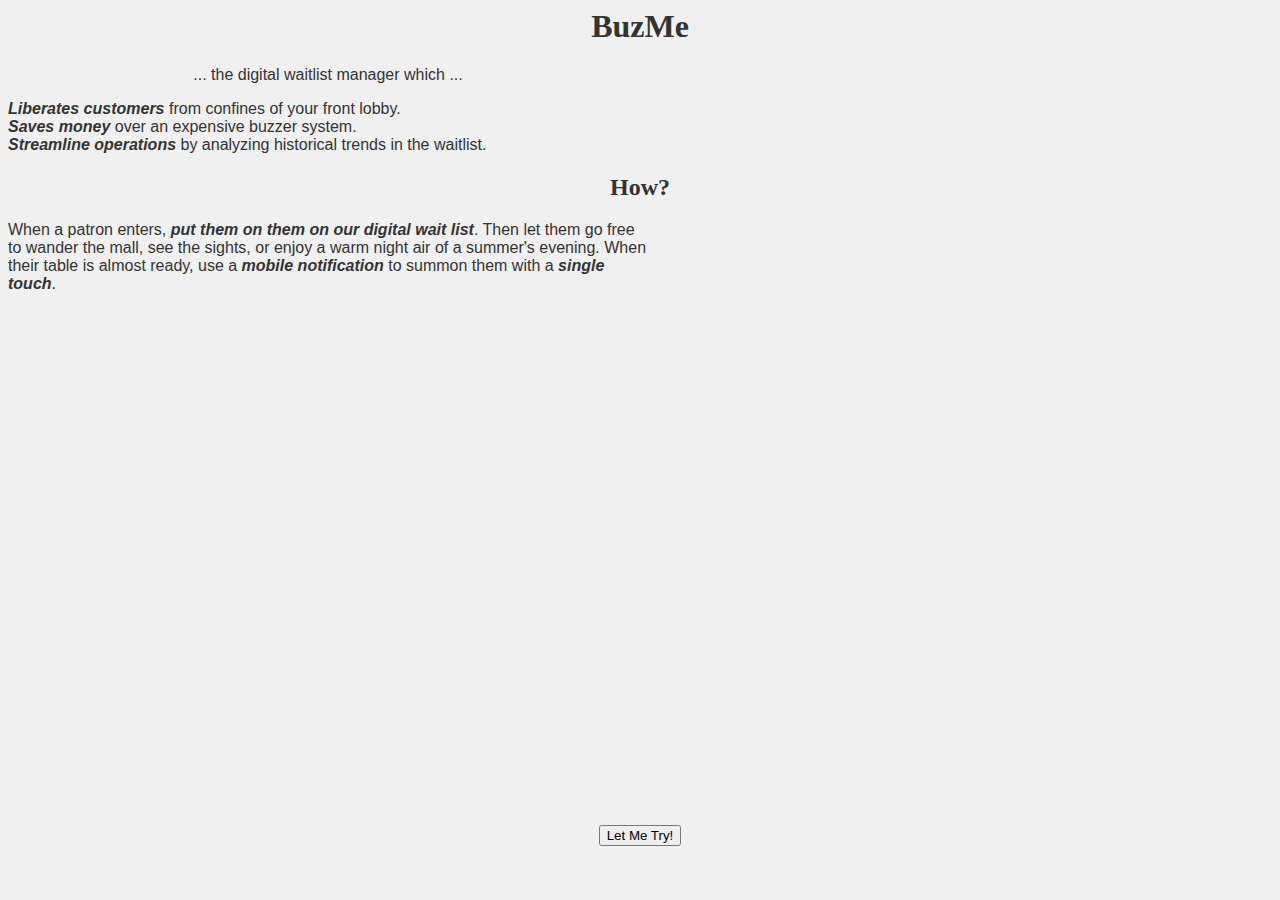
<file: src/website/static/index.html>
<html>
	<head>
		<style type="text/css">
			body {
				text-align: center;
				background-color: #F0F0F0;
				color: #333333;
			}
			ul {
				list-style-type: none;
			}
			ul, p {
				width: 640px;
				text-align: left;
				font-family: helvetica;
			}
			ul, li {
				padding-left: 0px;
				margin-left: 0px;
			}
			h1, h2 {
				font-family: Georgia, serif;
			}
			p.subtitle {
				text-align: center;
			}
			em {
				font-weight: bold;
			}
		</style>
		<title>BuzMe</title>
	</head>
	<body>
		<h1>BuzMe</h1>
		<p class="subtitle">
		... the digital waitlist manager which ...
		</p>
		<ul>
			<li><em>Liberates customers</em> from confines of your front lobby.</li>
			<li><em>Saves money</em> over an expensive buzzer system.</li>
			<li><em>Streamline operations</em> by analyzing historical trends in the waitlist.</li>
		</ul>
		<h2>How?</h2>
		<p>
		When a patron enters, <em>put them on them on our digital wait list</em>. Then let them go free to wander the mall, see the sights, or enjoy a warm night air of a summer's evening. When their table is almost ready, use a <em>mobile notification</em> to summon them with a <em>single touch</em>.
		</p>
		<iframe width="640" height="480" src="http://www.youtube.com/embed/to0nnLwmCJA" frameborder="0" allowfullscreen></iframe>
		<br />
		<br />
		<br />
		<button>Let Me Try!</button>
	</body>
</html>
</file>
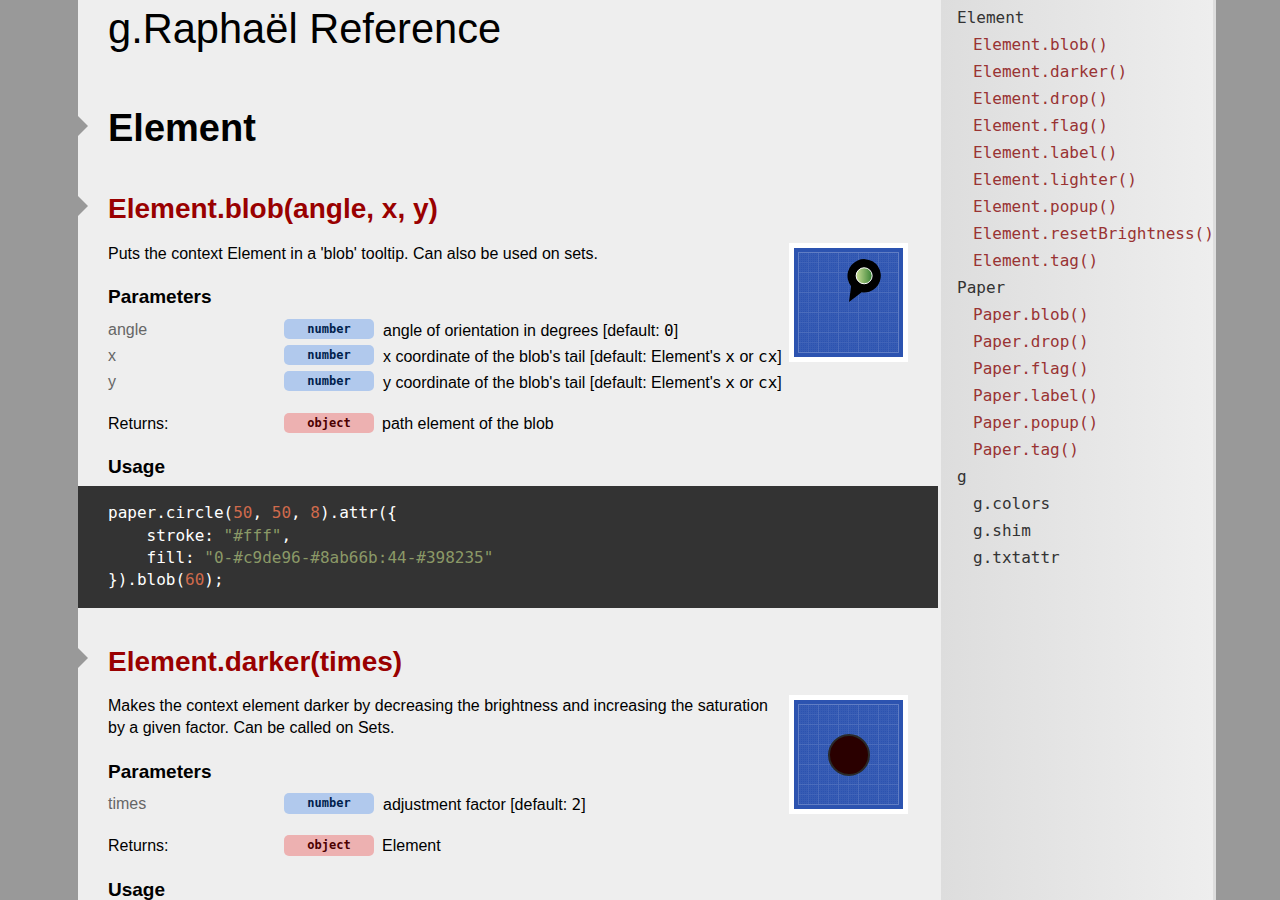
<file: src/buzme/static/g.raphael/docs/reference.html>
<!DOCTYPE html>
<!-- Generated with Dr.js -->
<html lang="en"><head><meta charset="utf-8"><title>g.Raphaël Reference</title><link rel="stylesheet" href="dr.css" media="screen"><link rel="stylesheet" href="dr-print.css" media="print"></head><body id="dr-js"><div id="dr"><ol class="dr-toc" id="dr-toc"><li class="dr-lvl0"><a href="#Element" class="{clas}"><span>Element</span></a></li><li class="dr-lvl1"><a href="#Element.blob" class="dr-method"><span>Element.blob()</span></a></li><li class="dr-lvl1"><a href="#Element.darker" class="dr-method"><span>Element.darker()</span></a></li><li class="dr-lvl1"><a href="#Element.drop" class="dr-method"><span>Element.drop()</span></a></li><li class="dr-lvl1"><a href="#Element.flag" class="dr-method"><span>Element.flag()</span></a></li><li class="dr-lvl1"><a href="#Element.label" class="dr-method"><span>Element.label()</span></a></li><li class="dr-lvl1"><a href="#Element.lighter" class="dr-method"><span>Element.lighter()</span></a></li><li class="dr-lvl1"><a href="#Element.popup" class="dr-method"><span>Element.popup()</span></a></li><li class="dr-lvl1"><a href="#Element.resetBrightness" class="dr-method"><span>Element.resetBrightness()</span></a></li><li class="dr-lvl1"><a href="#Element.tag" class="dr-method"><span>Element.tag()</span></a></li><li class="dr-lvl0"><a href="#Paper" class="{clas}"><span>Paper</span></a></li><li class="dr-lvl1"><a href="#Paper.blob" class="dr-method"><span>Paper.blob()</span></a></li><li class="dr-lvl1"><a href="#Paper.drop" class="dr-method"><span>Paper.drop()</span></a></li><li class="dr-lvl1"><a href="#Paper.flag" class="dr-method"><span>Paper.flag()</span></a></li><li class="dr-lvl1"><a href="#Paper.label" class="dr-method"><span>Paper.label()</span></a></li><li class="dr-lvl1"><a href="#Paper.popup" class="dr-method"><span>Paper.popup()</span></a></li><li class="dr-lvl1"><a href="#Paper.tag" class="dr-method"><span>Paper.tag()</span></a></li><li class="dr-lvl0"><a href="#g" class="{clas}"><span>g</span></a></li><li class="dr-lvl1"><a href="#g.colors" class="dr-array"><span>g.colors</span></a></li><li class="dr-lvl1"><a href="#g.shim" class="dr-object"><span>g.shim</span></a></li><li class="dr-lvl1"><a href="#g.txtattr" class="dr-object"><span>g.txtattr</span></a></li></ol><div class="dr-doc"><h1>g.Raphaël Reference</h1><div class="Element-section"><h2 id="Element" class="undefined"><i class="dr-trixie">&#160;</i>Element<a href="#Element" title="Link to this section" class="dr-hash">&#x2693;</a></h2>
<div class="extra" id="Element-extra"></div></div><div class="Element-blob-section"><h3 id="Element.blob" class="dr-method"><i class="dr-trixie">&#160;</i>Element.blob(angle, x, y)<a href="#Element.blob" title="Link to this section" class="dr-hash">&#x2693;</a><a class="dr-sourceline" title="Go to line 375 in the source" href="https://github.com/DmitryBaranovskiy/g.raphael/blob/master/g.raphael.js#L375">&#x27ad;</a></h3>
<div class="extra" id="Element.blob-extra"></div></div><div class="dr-method"><p>Puts the context Element in a 'blob' tooltip. Can also be used on sets.
</p>
<p class="header">Parameters
</p>
<dl class="dr-parameters"><dt class="dr-param">angle</dt>
<dd class="dr-type"><em class="dr-type-number">number</em></dd>
<dd class="dr-description">angle of orientation in degrees [default: <code>0</code>]</dd>
<dt class="dr-param">x</dt>
<dd class="dr-type"><em class="dr-type-number">number</em></dd>
<dd class="dr-description">x coordinate of the blob's tail [default: Element's <code>x</code> or <code>cx</code>]</dd>
<dt class="dr-param">y</dt>
<dd class="dr-type"><em class="dr-type-number">number</em></dd>
<dd class="dr-description">y coordinate of the blob's tail [default: Element's <code>x</code> or <code>cx</code>]</dd>
</dl>
<p class="dr-returns"><strong class="dr-title">Returns:</strong> <em class="dr-type-object">object</em> <span class="dr-description">path element of the blob</span></p>
<p class="header">Usage
</p>
<pre class="javascript code"><code>paper.circle(<span class="d">50</span>, <span class="d">50</span>, <span class="d">8</span>).attr({
    stroke: <i>"#fff"</i>,
    fill: <i>"<span class="d">0</span>-#c9de96-#8ab66b:<span class="d">44</span>-#<span class="d">398235</span>"</i>
}).blob(<span class="d">60</span>);
</code></pre>
</div><div class="Element-darker-section"><h3 id="Element.darker" class="dr-method"><i class="dr-trixie">&#160;</i>Element.darker(times)<a href="#Element.darker" title="Link to this section" class="dr-hash">&#x2693;</a><a class="dr-sourceline" title="Go to line 633 in the source" href="https://github.com/DmitryBaranovskiy/g.raphael/blob/master/g.raphael.js#L633">&#x27ad;</a></h3>
<div class="extra" id="Element.darker-extra"></div></div><div class="dr-method"><p>Makes the context element darker by decreasing the brightness and increasing the saturation by a given factor. Can be called on Sets.
</p>
<p class="header">Parameters
</p>
<dl class="dr-parameters"><dt class="dr-param">times</dt>
<dd class="dr-type"><em class="dr-type-number">number</em></dd>
<dd class="dr-description">adjustment factor [default: <code>2</code>]</dd>
</dl>
<p class="dr-returns"><strong class="dr-title">Returns:</strong> <em class="dr-type-object">object</em> <span class="dr-description">Element</span></p>
<p class="header">Usage
</p>
<pre class="javascript code"><code>paper.circle(<span class="d">50</span>, <span class="d">50</span>, <span class="d">20</span>).attr({
    fill: <i>"#ff0000"</i>,
    stroke: <i>"#fff"</i>,
    <i>"stroke-width"</i>: <span class="d">2</span>
}).darker(<span class="d">6</span>);
</code></pre>
</div><div class="Element-drop-section"><h3 id="Element.drop" class="dr-method"><i class="dr-trixie">&#160;</i>Element.drop(angle, x, y)<a href="#Element.drop" title="Link to this section" class="dr-hash">&#x2693;</a><a class="dr-sourceline" title="Go to line 225 in the source" href="https://github.com/DmitryBaranovskiy/g.raphael/blob/master/g.raphael.js#L225">&#x27ad;</a></h3>
<div class="extra" id="Element.drop-extra"></div></div><div class="dr-method"><p>Puts the context Element in a 'drop' tooltip. Can also be used on sets.
</p>
<p class="header">Parameters
</p>
<dl class="dr-parameters"><dt class="dr-param">angle</dt>
<dd class="dr-type"><em class="dr-type-number">number</em></dd>
<dd class="dr-description">angle of orientation in degrees [default: <code>0</code>]</dd>
<dt class="dr-param">x</dt>
<dd class="dr-type"><em class="dr-type-number">number</em></dd>
<dd class="dr-description">x coordinate of the drop's point [default: Element's <code>x</code> or <code>cx</code>]</dd>
<dt class="dr-param">y</dt>
<dd class="dr-type"><em class="dr-type-number">number</em></dd>
<dd class="dr-description">y coordinate of the drop's point [default: Element's <code>x</code> or <code>cx</code>]</dd>
</dl>
<p class="dr-returns"><strong class="dr-title">Returns:</strong> <em class="dr-type-object">object</em> <span class="dr-description">path element of the drop</span></p>
<p class="header">Usage
</p>
<pre class="javascript code"><code>paper.circle(<span class="d">50</span>, <span class="d">50</span>, <span class="d">8</span>).attr({
    stroke: <i>"#fff"</i>,
    fill: <i>"<span class="d">0</span>-#c9de96-#8ab66b:<span class="d">44</span>-#<span class="d">398235</span>"</i>
}).drop(<span class="d">60</span>);
</code></pre>
</div><div class="Element-flag-section"><h3 id="Element.flag" class="dr-method"><i class="dr-trixie">&#160;</i>Element.flag(angle, x, y)<a href="#Element.flag" title="Link to this section" class="dr-hash">&#x2693;</a><a class="dr-sourceline" title="Go to line 281 in the source" href="https://github.com/DmitryBaranovskiy/g.raphael/blob/master/g.raphael.js#L281">&#x27ad;</a></h3>
<div class="extra" id="Element.flag-extra"></div></div><div class="dr-method"><p>Puts the context Element in a 'flag' tooltip. Can also be used on sets.
</p>
<p class="header">Parameters
</p>
<dl class="dr-parameters"><dt class="dr-param">angle</dt>
<dd class="dr-type"><em class="dr-type-number">number</em></dd>
<dd class="dr-description">angle of orientation in degrees [default: <code>0</code>]</dd>
<dt class="dr-param">x</dt>
<dd class="dr-type"><em class="dr-type-number">number</em></dd>
<dd class="dr-description">x coordinate of the flag's point [default: Element's <code>x</code> or <code>cx</code>]</dd>
<dt class="dr-param">y</dt>
<dd class="dr-type"><em class="dr-type-number">number</em></dd>
<dd class="dr-description">y coordinate of the flag's point [default: Element's <code>x</code> or <code>cx</code>]</dd>
</dl>
<p class="dr-returns"><strong class="dr-title">Returns:</strong> <em class="dr-type-object">object</em> <span class="dr-description">path element of the flag</span></p>
<p class="header">Usage
</p>
<pre class="javascript code"><code>paper.circle(<span class="d">50</span>, <span class="d">50</span>, <span class="d">10</span>).attr({
    stroke: <i>"#fff"</i>,
    fill: <i>"<span class="d">0</span>-#c9de96-#8ab66b:<span class="d">44</span>-#<span class="d">398235</span>"</i>
}).flag(<span class="d">60</span>);
</code></pre>
</div><div class="Element-label-section"><h3 id="Element.label" class="dr-method"><i class="dr-trixie">&#160;</i>Element.label()<a href="#Element.label" title="Link to this section" class="dr-hash">&#x2693;</a><a class="dr-sourceline" title="Go to line 346 in the source" href="https://github.com/DmitryBaranovskiy/g.raphael/blob/master/g.raphael.js#L346">&#x27ad;</a></h3>
<div class="extra" id="Element.label-extra"></div></div><div class="dr-method"><p>Puts the context Element in a 'label' tooltip. Can also be used on sets.
</p>
<p class="dr-returns"><strong class="dr-title">Returns:</strong> <em class="dr-type-object">object</em> <span class="dr-description">path element of the label.</span></p>
<p class="header">Usage
</p>
<pre class="javascript code"><code>paper.circle(<span class="d">50</span>, <span class="d">50</span>, <span class="d">10</span>).attr({
    stroke: <i>"#fff"</i>,
    fill: <i>"<span class="d">0</span>-#c9de96-#8ab66b:<span class="d">44</span>-#<span class="d">398235</span>"</i>
}).label();
</code></pre>
</div><div class="Element-lighter-section"><h3 id="Element.lighter" class="dr-method"><i class="dr-trixie">&#160;</i>Element.lighter(times)<a href="#Element.lighter" title="Link to this section" class="dr-hash">&#x2693;</a><a class="dr-sourceline" title="Go to line 597 in the source" href="https://github.com/DmitryBaranovskiy/g.raphael/blob/master/g.raphael.js#L597">&#x27ad;</a></h3>
<div class="extra" id="Element.lighter-extra"></div></div><div class="dr-method"><p>Makes the context element lighter by increasing the brightness and reducing the saturation by a given factor. Can be called on Sets.
</p>
<p class="header">Parameters
</p>
<dl class="dr-parameters"><dt class="dr-param">times</dt>
<dd class="dr-type"><em class="dr-type-number">number</em></dd>
<dd class="dr-description">adjustment factor [default: <code>2</code>]</dd>
</dl>
<p class="dr-returns"><strong class="dr-title">Returns:</strong> <em class="dr-type-object">object</em> <span class="dr-description">Element</span></p>
<p class="header">Usage
</p>
<pre class="javascript code"><code>paper.circle(<span class="d">50</span>, <span class="d">50</span>, <span class="d">20</span>).attr({
    fill: <i>"#ff0000"</i>,
    stroke: <i>"#fff"</i>,
    <i>"stroke-width"</i>: <span class="d">2</span>
}).lighter(<span class="d">6</span>);
</code></pre>
</div><div class="Element-popup-section"><h3 id="Element.popup" class="dr-method"><i class="dr-trixie">&#160;</i>Element.popup(dir, size, x, y)<a href="#Element.popup" title="Link to this section" class="dr-hash">&#x2693;</a><a class="dr-sourceline" title="Go to line 24 in the source" href="https://github.com/DmitryBaranovskiy/g.raphael/blob/master/g.raphael.js#L24">&#x27ad;</a></h3>
<div class="extra" id="Element.popup-extra"></div></div><div class="dr-method"><p>Puts the context Element in a 'popup' tooltip. Can also be used on sets.
</p>
<p class="header">Parameters
</p>
<dl class="dr-parameters"><dt class="dr-param">dir</dt>
<dd class="dr-type"><em class="dr-type-string">string</em></dd>
<dd class="dr-description">location of Element relative to the tail: <code>'down'</code>, <code>'left'</code>, <code>'up'</code> [default], or <code>'right'</code>.</dd>
<dt class="dr-param">size</dt>
<dd class="dr-type"><em class="dr-type-number">number</em></dd>
<dd class="dr-description">amount of bevel/padding around the Element, as well as half the width and height of the tail [default: <code>5</code>]</dd>
<dt class="dr-param">x</dt>
<dd class="dr-type"><em class="dr-type-number">number</em></dd>
<dd class="dr-description">x coordinate of the popup's tail [default: Element's <code>x</code> or <code>cx</code>]</dd>
<dt class="dr-param">y</dt>
<dd class="dr-type"><em class="dr-type-number">number</em></dd>
<dd class="dr-description">y coordinate of the popup's tail [default: Element's <code>y</code> or <code>cy</code>]</dd>
</dl>
<p class="dr-returns"><strong class="dr-title">Returns:</strong> <em class="dr-type-object">object</em> <span class="dr-description">path element of the popup</span></p>
<p class="header">Usage
</p>
<pre class="javascript code"><code>paper.circle(<span class="d">50</span>, <span class="d">50</span>, <span class="d">5</span>).attr({
    stroke: <i>"#fff"</i>,
    fill: <i>"<span class="d">0</span>-#c9de96-#8ab66b:<span class="d">44</span>-#<span class="d">398235</span>"</i>
}).popup();
</code></pre>
</div><div class="Element-resetBrightness-section"><h3 id="Element.resetBrightness" class="dr-method"><i class="dr-trixie">&#160;</i>Element.resetBrightness()<a href="#Element.resetBrightness" title="Link to this section" class="dr-hash">&#x2693;</a><a class="dr-sourceline" title="Go to line 665 in the source" href="https://github.com/DmitryBaranovskiy/g.raphael/blob/master/g.raphael.js#L665">&#x27ad;</a></h3>
<div class="extra" id="Element.resetBrightness-extra"></div></div><div class="dr-method"><p>Resets brightness and saturation levels to their original values. See <a href="#Element.lighter" class="dr-link">Element.lighter</a> and <a href="#Element.darker" class="dr-link">Element.darker</a>. Can be called on Sets.
</p>
<p class="dr-returns"><strong class="dr-title">Returns:</strong> <em class="dr-type-object">object</em> <span class="dr-description">Element</span></p>
<p class="header">Usage
</p>
<pre class="javascript code"><code>paper.circle(<span class="d">50</span>, <span class="d">50</span>, <span class="d">20</span>).attr({
    fill: <i>"#ff0000"</i>,
    stroke: <i>"#fff"</i>,
    <i>"stroke-width"</i>: <span class="d">2</span>
}).lighter(<span class="d">6</span>).resetBrightness();
</code></pre>
</div><div class="Element-tag-section"><h3 id="Element.tag" class="dr-method"><i class="dr-trixie">&#160;</i>Element.tag(angle, r, x, y)<a href="#Element.tag" title="Link to this section" class="dr-hash">&#x2693;</a><a class="dr-sourceline" title="Go to line 135 in the source" href="https://github.com/DmitryBaranovskiy/g.raphael/blob/master/g.raphael.js#L135">&#x27ad;</a></h3>
<div class="extra" id="Element.tag-extra"></div></div><div class="dr-method"><p>Puts the context Element in a 'tag' tooltip. Can also be used on sets.
</p>
<p class="header">Parameters
</p>
<dl class="dr-parameters"><dt class="dr-param">angle</dt>
<dd class="dr-type"><em class="dr-type-number">number</em></dd>
<dd class="dr-description">angle of orientation in degrees [default: <code>0</code>]</dd>
<dt class="dr-param">r</dt>
<dd class="dr-type"><em class="dr-type-number">number</em></dd>
<dd class="dr-description">radius of the loop [default: <code>5</code>]</dd>
<dt class="dr-param">x</dt>
<dd class="dr-type"><em class="dr-type-number">number</em></dd>
<dd class="dr-description">x coordinate of the center of the tag loop [default: Element's <code>x</code> or <code>cx</code>]</dd>
<dt class="dr-param">y</dt>
<dd class="dr-type"><em class="dr-type-number">number</em></dd>
<dd class="dr-description">y coordinate of the center of the tag loop [default: Element's <code>x</code> or <code>cx</code>]</dd>
</dl>
<p class="dr-returns"><strong class="dr-title">Returns:</strong> <em class="dr-type-object">object</em> <span class="dr-description">path element of the tag</span></p>
<p class="header">Usage
</p>
<pre class="javascript code"><code>paper.circle(<span class="d">50</span>, <span class="d">50</span>, <span class="d">15</span>).attr({
    stroke: <i>"#fff"</i>,
    fill: <i>"<span class="d">0</span>-#c9de96-#8ab66b:<span class="d">44</span>-#<span class="d">398235</span>"</i>
}).tag(<span class="d">60</span>);
</code></pre>
</div><div class="Paper-section"><h2 id="Paper" class="undefined"><i class="dr-trixie">&#160;</i>Paper<a href="#Paper" title="Link to this section" class="dr-hash">&#x2693;</a></h2>
<div class="extra" id="Paper-extra"></div></div><div class="Paper-blob-section"><h3 id="Paper.blob" class="dr-method"><i class="dr-trixie">&#160;</i>Paper.blob(x, y, text, angle)<a href="#Paper.blob" title="Link to this section" class="dr-hash">&#x2693;</a><a class="dr-sourceline" title="Go to line 569 in the source" href="https://github.com/DmitryBaranovskiy/g.raphael/blob/master/g.raphael.js#L569">&#x27ad;</a></h3>
<div class="extra" id="Paper.blob-extra"></div></div><div class="dr-method"><p>Puts the given text into a 'blob' tooltip. The text is given a default style according to <a href="#g.txtattr" class="dr-link">g.txtattr</a>. See <a href="#Element.blob" class="dr-link">Element.blob</a>
</p>
<p class="header">Parameters
</p>
<dl class="dr-parameters"><dt class="dr-param">x</dt>
<dd class="dr-type"><em class="dr-type-number">number</em></dd>
<dd class="dr-description">x coordinate of the blob's tail</dd>
<dt class="dr-param">y</dt>
<dd class="dr-type"><em class="dr-type-number">number</em></dd>
<dd class="dr-description">y coordinate of the blob's tail</dd>
<dt class="dr-param">text</dt>
<dd class="dr-type"><em class="dr-type-string">string</em></dd>
<dd class="dr-description">text to place inside the blob</dd>
<dt class="dr-param">angle</dt>
<dd class="dr-type"><em class="dr-type-number">number</em></dd>
<dd class="dr-description">angle of orientation in degrees [default: <code>0</code>]</dd>
</dl>
<p class="dr-returns"><strong class="dr-title">Returns:</strong> <em class="dr-type-object">object</em> <span class="dr-description">set containing the blob path and the text element</span></p>
<p class="header">Usage
</p>
<pre class="javascript code"><code>paper.blob(<span class="d">50</span>, <span class="d">50</span>, <i>"$<span class="d">9.99</span>"</i>, <span class="d">60</span>);
</code></pre>
</div><div class="Paper-drop-section"><h3 id="Paper.drop" class="dr-method"><i class="dr-trixie">&#160;</i>Paper.drop(x, y, text, angle)<a href="#Paper.drop" title="Link to this section" class="dr-hash">&#x2693;</a><a class="dr-sourceline" title="Go to line 545 in the source" href="https://github.com/DmitryBaranovskiy/g.raphael/blob/master/g.raphael.js#L545">&#x27ad;</a></h3>
<div class="extra" id="Paper.drop-extra"></div></div><div class="dr-method"><p>Puts the given text into a 'drop' tooltip. The text is given a default style according to <a href="#g.txtattr" class="dr-link">g.txtattr</a>. See <a href="#Element.drop" class="dr-link">Element.drop</a>
</p>
<p class="header">Parameters
</p>
<dl class="dr-parameters"><dt class="dr-param">x</dt>
<dd class="dr-type"><em class="dr-type-number">number</em></dd>
<dd class="dr-description">x coordinate of the drop's point</dd>
<dt class="dr-param">y</dt>
<dd class="dr-type"><em class="dr-type-number">number</em></dd>
<dd class="dr-description">y coordinate of the drop's point</dd>
<dt class="dr-param">text</dt>
<dd class="dr-type"><em class="dr-type-string">string</em></dd>
<dd class="dr-description">text to place inside the drop</dd>
<dt class="dr-param">angle</dt>
<dd class="dr-type"><em class="dr-type-number">number</em></dd>
<dd class="dr-description">angle of orientation in degrees [default: <code>0</code>]</dd>
</dl>
<p class="dr-returns"><strong class="dr-title">Returns:</strong> <em class="dr-type-object">object</em> <span class="dr-description">set containing the drop path and the text element</span></p>
<p class="header">Usage
</p>
<pre class="javascript code"><code>paper.drop(<span class="d">50</span>, <span class="d">50</span>, <i>"$<span class="d">9.99</span>"</i>, <span class="d">60</span>);
</code></pre>
</div><div class="Paper-flag-section"><h3 id="Paper.flag" class="dr-method"><i class="dr-trixie">&#160;</i>Paper.flag(x, y, text, angle)<a href="#Paper.flag" title="Link to this section" class="dr-hash">&#x2693;</a><a class="dr-sourceline" title="Go to line 521 in the source" href="https://github.com/DmitryBaranovskiy/g.raphael/blob/master/g.raphael.js#L521">&#x27ad;</a></h3>
<div class="extra" id="Paper.flag-extra"></div></div><div class="dr-method"><p>Puts the given <code>text</code> into a 'flag' tooltip. The text is given a default style according to <a href="#g.txtattr" class="dr-link">g.txtattr</a>. See <a href="#Element.flag" class="dr-link">Element.flag</a>
</p>
<p class="header">Parameters
</p>
<dl class="dr-parameters"><dt class="dr-param">x</dt>
<dd class="dr-type"><em class="dr-type-number">number</em></dd>
<dd class="dr-description">x coordinate of the flag's point</dd>
<dt class="dr-param">y</dt>
<dd class="dr-type"><em class="dr-type-number">number</em></dd>
<dd class="dr-description">y coordinate of the flag's point</dd>
<dt class="dr-param">text</dt>
<dd class="dr-type"><em class="dr-type-string">string</em></dd>
<dd class="dr-description">text to place inside the flag</dd>
<dt class="dr-param">angle</dt>
<dd class="dr-type"><em class="dr-type-number">number</em></dd>
<dd class="dr-description">angle of orientation in degrees [default: <code>0</code>]</dd>
</dl>
<p class="dr-returns"><strong class="dr-title">Returns:</strong> <em class="dr-type-object">object</em> <span class="dr-description">set containing the flag path and the text element</span></p>
<p class="header">Usage
</p>
<pre class="javascript code"><code>paper.flag(<span class="d">50</span>, <span class="d">50</span>, <i>"$<span class="d">9.99</span>"</i>, <span class="d">60</span>);
</code></pre>
</div><div class="Paper-label-section"><h3 id="Paper.label" class="dr-method"><i class="dr-trixie">&#160;</i>Paper.label(x, y, text)<a href="#Paper.label" title="Link to this section" class="dr-hash">&#x2693;</a><a class="dr-sourceline" title="Go to line 445 in the source" href="https://github.com/DmitryBaranovskiy/g.raphael/blob/master/g.raphael.js#L445">&#x27ad;</a></h3>
<div class="extra" id="Paper.label-extra"></div></div><div class="dr-method"><p>Puts the given <code>text</code> into a 'label' tooltip. The text is given a default style according to <a href="#g.txtattr" class="dr-link">g.txtattr</a>. See <a href="#Element.label" class="dr-link">Element.label</a>
</p>
<p class="header">Parameters
</p>
<dl class="dr-parameters"><dt class="dr-param">x</dt>
<dd class="dr-type"><em class="dr-type-number">number</em></dd>
<dd class="dr-description">x coordinate of the center of the label</dd>
<dt class="dr-param">y</dt>
<dd class="dr-type"><em class="dr-type-number">number</em></dd>
<dd class="dr-description">y coordinate of the center of the label</dd>
<dt class="dr-param">text</dt>
<dd class="dr-type"><em class="dr-type-string">string</em></dd>
<dd class="dr-description">text to place inside the label</dd>
</dl>
<p class="dr-returns"><strong class="dr-title">Returns:</strong> <em class="dr-type-object">object</em> <span class="dr-description">set containing the label path and the text element</span></p>
<p class="header">Usage
</p>
<pre class="javascript code"><code>paper.label(<span class="d">50</span>, <span class="d">50</span>, <i>"$<span class="d">9.99</span>"</i>);
</code></pre>
</div><div class="Paper-popup-section"><h3 id="Paper.popup" class="dr-method"><i class="dr-trixie">&#160;</i>Paper.popup(x, y, text, dir, size)<a href="#Paper.popup" title="Link to this section" class="dr-hash">&#x2693;</a><a class="dr-sourceline" title="Go to line 472 in the source" href="https://github.com/DmitryBaranovskiy/g.raphael/blob/master/g.raphael.js#L472">&#x27ad;</a></h3>
<div class="extra" id="Paper.popup-extra"></div></div><div class="dr-method"><p>Puts the given <code>text</code> into a 'popup' tooltip. The text is given a default style according to <a href="#g.txtattr" class="dr-link">g.txtattr</a>. See <a href="#Element.popup" class="dr-link">Element.popup</a>
</p>
<p>Note: The <code>dir</code> parameter has changed from g.Raphael 0.4.1 to 0.5. The options <code>0</code>, <code>1</code>, <code>2</code>, and <code>3</code> has been changed to <code>'down'</code>, <code>'left'</code>, <code>'up'</code>, and <code>'right'</code> respectively.
</p>
<p class="header">Parameters
</p>
<dl class="dr-parameters"><dt class="dr-param">x</dt>
<dd class="dr-type"><em class="dr-type-number">number</em></dd>
<dd class="dr-description">x coordinate of the popup's tail</dd>
<dt class="dr-param">y</dt>
<dd class="dr-type"><em class="dr-type-number">number</em></dd>
<dd class="dr-description">y coordinate of the popup's tail</dd>
<dt class="dr-param">text</dt>
<dd class="dr-type"><em class="dr-type-string">string</em></dd>
<dd class="dr-description">text to place inside the popup</dd>
<dt class="dr-param">dir</dt>
<dd class="dr-type"><em class="dr-type-string">string</em></dd>
<dd class="dr-description">location of the text relative to the tail: <code>'down'</code>, <code>'left'</code>, <code>'up'</code> [default], or <code>'right'</code>.</dd>
<dt class="dr-param">size</dt>
<dd class="dr-type"><em class="dr-type-number">number</em></dd>
<dd class="dr-description">amount of padding around the Element [default: <code>5</code>]</dd>
</dl>
<p class="dr-returns"><strong class="dr-title">Returns:</strong> <em class="dr-type-object">object</em> <span class="dr-description">set containing the popup path and the text element</span></p>
<p class="header">Usage
</p>
<pre class="javascript code"><code>paper.popup(<span class="d">50</span>, <span class="d">50</span>, <i>"$<span class="d">9.99</span>"</i>, <i>'down'</i>);
</code></pre>
</div><div class="Paper-tag-section"><h3 id="Paper.tag" class="dr-method"><i class="dr-trixie">&#160;</i>Paper.tag(x, y, text, angle, r)<a href="#Paper.tag" title="Link to this section" class="dr-hash">&#x2693;</a><a class="dr-sourceline" title="Go to line 497 in the source" href="https://github.com/DmitryBaranovskiy/g.raphael/blob/master/g.raphael.js#L497">&#x27ad;</a></h3>
<div class="extra" id="Paper.tag-extra"></div></div><div class="dr-method"><p>Puts the given text into a 'tag' tooltip. The text is given a default style according to <a href="#g.txtattr" class="dr-link">g.txtattr</a>. See <a href="#Element.tag" class="dr-link">Element.tag</a>
</p>
<p class="header">Parameters
</p>
<dl class="dr-parameters"><dt class="dr-param">x</dt>
<dd class="dr-type"><em class="dr-type-number">number</em></dd>
<dd class="dr-description">x coordinate of the center of the tag loop</dd>
<dt class="dr-param">y</dt>
<dd class="dr-type"><em class="dr-type-number">number</em></dd>
<dd class="dr-description">y coordinate of the center of the tag loop</dd>
<dt class="dr-param">text</dt>
<dd class="dr-type"><em class="dr-type-string">string</em></dd>
<dd class="dr-description">text to place inside the tag</dd>
<dt class="dr-param">angle</dt>
<dd class="dr-type"><em class="dr-type-number">number</em></dd>
<dd class="dr-description">angle of orientation in degrees [default: <code>0</code>]</dd>
<dt class="dr-param">r</dt>
<dd class="dr-type"><em class="dr-type-number">number</em></dd>
<dd class="dr-description">radius of the loop [default: <code>5</code>]</dd>
</dl>
<p class="dr-returns"><strong class="dr-title">Returns:</strong> <em class="dr-type-object">object</em> <span class="dr-description">set containing the tag path and the text element</span></p>
<p class="header">Usage
</p>
<pre class="javascript code"><code>paper.tag(<span class="d">50</span>, <span class="d">50</span>, <i>"$<span class="d">9.99</span>"</i>, <span class="d">60</span>);
</code></pre>
</div><div class="g-section"><h2 id="g" class="undefined"><i class="dr-trixie">&#160;</i>g<a href="#g" title="Link to this section" class="dr-hash">&#x2693;</a></h2>
<div class="extra" id="g-extra"></div></div><div class="g-colors-section"><h3 id="g.colors" class="dr-array"><i class="dr-trixie">&#160;</i>g.colors<a href="#g.colors" title="Link to this section" class="dr-hash">&#x2693;</a><a class="dr-sourceline" title="Go to line 726 in the source" href="https://github.com/DmitryBaranovskiy/g.raphael/blob/master/g.raphael.js#L726">&#x27ad;</a></h3>
<div class="extra" id="g.colors-extra"></div></div><div class="dr-array"><p>An array of color values that charts will iterate through when drawing chart data values.
</p>
</div><div class="g-shim-section"><h3 id="g.shim" class="dr-object"><i class="dr-trixie">&#160;</i>g.shim<a href="#g.shim" title="Link to this section" class="dr-hash">&#x2693;</a><a class="dr-sourceline" title="Go to line 706 in the source" href="https://github.com/DmitryBaranovskiy/g.raphael/blob/master/g.raphael.js#L706">&#x27ad;</a></h3>
<div class="extra" id="g.shim-extra"></div></div><div class="dr-object"><p>An attribute object that charts will set on all generated shims (shims being the invisible objects that mouse events are bound to)
</p>
<p class="header">Default value
</p>
<pre class="javascript code"><code>{ stroke: <i>'none'</i>, fill: <i>'#<span class="d">000</span>'</i>, <i>'fill-opacity'</i>: <span class="d">0</span> }
</code></pre>
</div><div class="g-txtattr-section"><h3 id="g.txtattr" class="dr-object"><i class="dr-trixie">&#160;</i>g.txtattr<a href="#g.txtattr" title="Link to this section" class="dr-hash">&#x2693;</a><a class="dr-sourceline" title="Go to line 717 in the source" href="https://github.com/DmitryBaranovskiy/g.raphael/blob/master/g.raphael.js#L717">&#x27ad;</a></h3>
<div class="extra" id="g.txtattr-extra"></div></div><div class="dr-object"><p>An attribute object that charts and tooltips will set on any generated text
</p>
<p class="header">Default value
</p>
<pre class="javascript code"><code>{ font: <i>'12px Arial, sans-serif'</i>, fill: <i>'#fff'</i> }
</code></pre>
</div></div></div>
<script src="../raphael-min.js"></script>
<script src="../g.raphael.js"></script>
<script src="reference.js"></script>
</body></html>
</file>
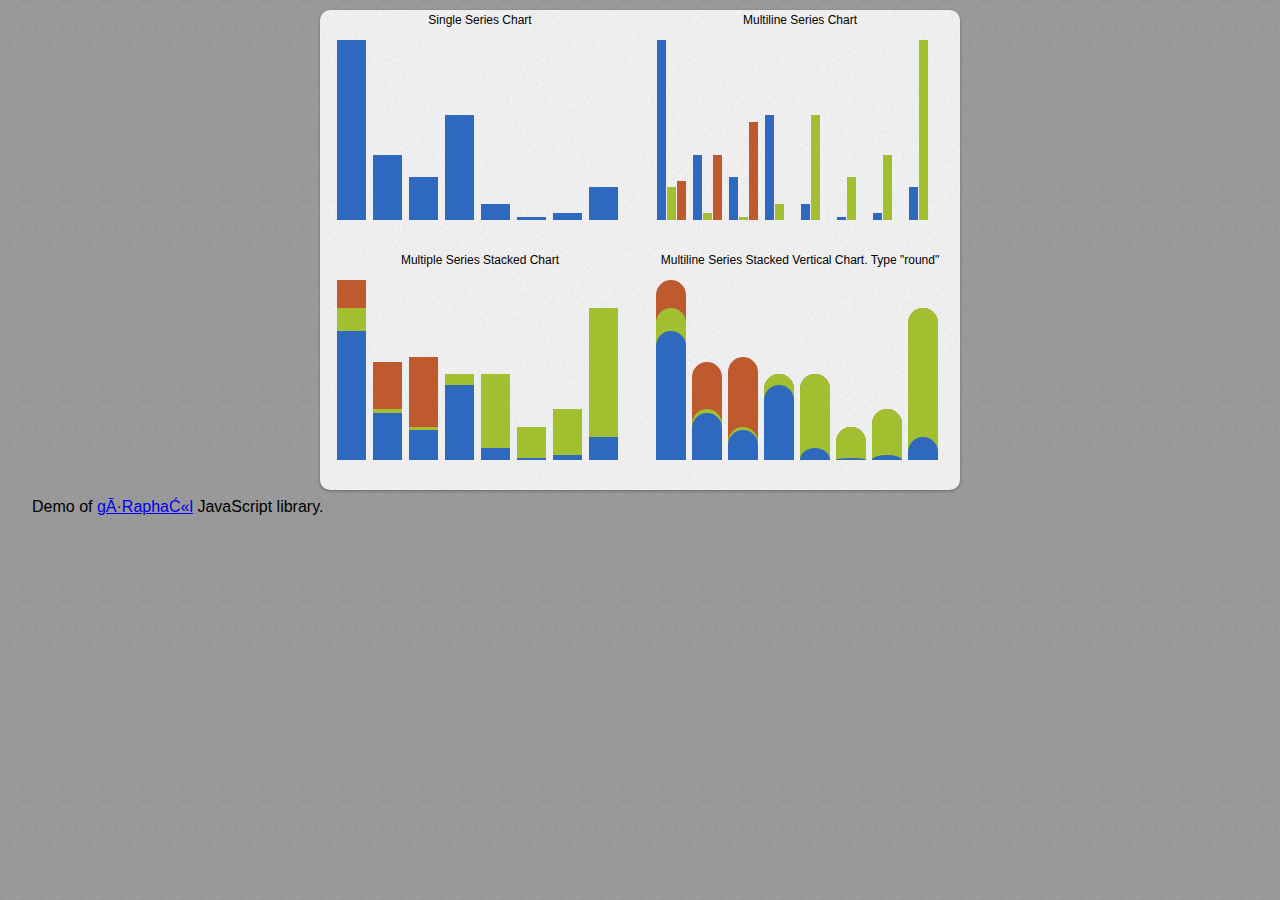
<file: src/buzme/static/g.raphael/test/barchart.html>
<!DOCTYPE html PUBLIC "-//W3C//DTD HTML 4.01//EN"
"http://www.w3.org/TR/html4/strict.dtd">
<html lang="en">
    <head>
        <title>g·Raphaël Static Bar Charts</title>
        <link rel="stylesheet" href="css/demo.css" type="text/css" media="screen" charset="utf-8">
        <link rel="stylesheet" href="css/demo-print.css" type="text/css" media="print" charset="utf-8">
        <script src="../raphael-min.js" type="text/javascript" charset="utf-8"></script>
        <script src="../g.raphael.js" type="text/javascript" charset="utf-8"></script>
        <script src="../g.bar.js" type="text/javascript" charset="utf-8"></script>
        <script type="text/javascript" charset="utf-8">
            window.onload = function () {
                var r = Raphael("holder"),
                    data1 = [[55, 20, 13, 32, 5, 1, 2, 10], [10, 2, 1, 5, 32, 13, 20, 55], [12, 20, 30]],
                    data2 = [[55, 20, 13, 32, 5, 1, 2, 10], [10, 2, 1, 5, 32, 13, 20, 55], [12, 20, 30]],
                    data3 = [[55, 20, 13, 32, 5, 1, 2, 10], [10, 2, 1, 5, 32, 13, 20, 55], [12, 20, 30]],
                    txtattr = { font: "12px 'Fontin Sans', Fontin-Sans, sans-serif" };
                
                r.text(160, 10, "Single Series Chart").attr(txtattr);
                r.text(480, 10, "Multiline Series Chart").attr(txtattr);
                r.text(160, 250, "Multiple Series Stacked Chart").attr(txtattr);
                r.text(480, 250, 'Multiline Series Stacked Vertical Chart. Type "round"').attr(txtattr);
                
                r.barchart(10, 10, 300, 220, [[55, 20, 13, 32, 5, 1, 2, 10]], 0, {type: "sharp"});
                r.barchart(330, 10, 300, 220, data1);
                r.barchart(10, 250, 300, 220, data2, {stacked: true});
                r.barchart(330, 250, 300, 220, data3, {stacked: true, type: "round"});
            };
        </script>
    </head>
    <body class="raphael" id="g.raphael.dmitry.baranovskiy.com">
        <div id="holder"></div>
        <p>
            Demo of <a href="http://g.raphaeljs.com/">g·Raphaël</a> JavaScript library.
        </p>
    </body>
</html>
</file>
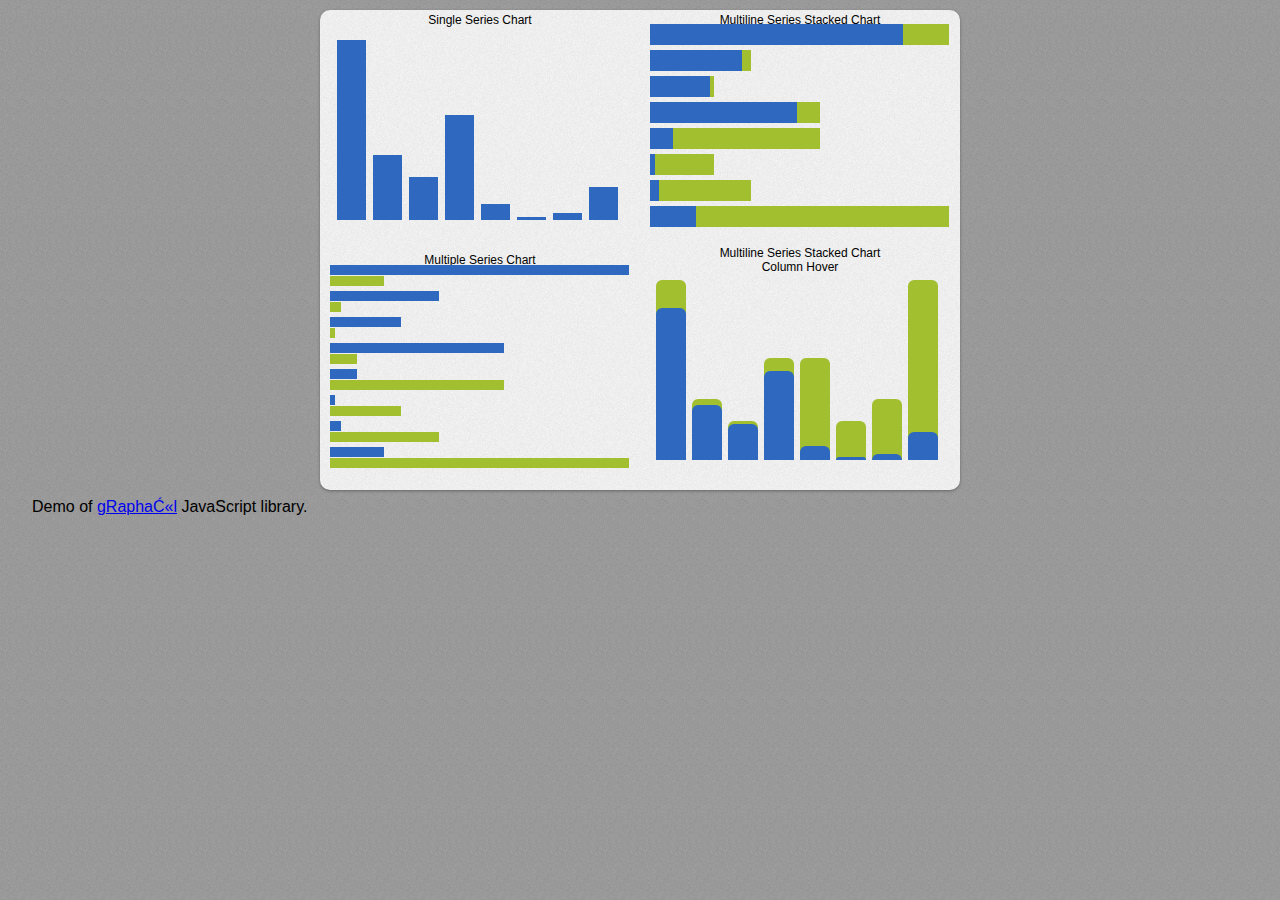
<file: src/buzme/static/g.raphael/test/barchart2.html>
<!DOCTYPE html PUBLIC "-//W3C//DTD HTML 4.01//EN"
"http://www.w3.org/TR/html4/strict.dtd">
<html lang="en">
    <head>
        <title>gRaphaël Dynamic Bar Chart</title>
        <link rel="stylesheet" href="css/demo.css" type="text/css" media="screen" charset="utf-8">
        <link rel="stylesheet" href="css/demo-print.css" type="text/css" media="print" charset="utf-8">
        <script src="../raphael-min.js" type="text/javascript" charset="utf-8"></script>
        <script src="../g.raphael.js" type="text/javascript"></script>
        <script src="../g.bar.js" type="text/javascript" charset="utf-8"></script>
        <script type="text/javascript" charset="utf-8">
            window.onload = function () {
                var r = Raphael("holder"),
                    fin = function () {
                        this.flag = r.popup(this.bar.x, this.bar.y, this.bar.value || "0").insertBefore(this);
                    },
                    fout = function () {
                        this.flag.animate({opacity: 0}, 300, function () {this.remove();});
                    },
                    fin2 = function () {
                        var y = [], res = [];
                        for (var i = this.bars.length; i--;) {
                            y.push(this.bars[i].y);
                            res.push(this.bars[i].value || "0");
                        }
                        this.flag = r.popup(this.bars[0].x, Math.min.apply(Math, y), res.join(", ")).insertBefore(this);
                    },
                    fout2 = function () {
                        this.flag.animate({opacity: 0}, 300, function () {this.remove();});
                    },
                    txtattr = { font: "12px 'Fontin Sans', Fontin-Sans, sans-serif" };
                
                r.text(160, 10, "Single Series Chart").attr(txtattr);
                r.text(480, 10, "Multiline Series Stacked Chart").attr(txtattr);
                r.text(160, 250, "Multiple Series Chart").attr(txtattr);
                r.text(480, 250, "Multiline Series Stacked Chart\nColumn Hover").attr(txtattr);
                
                r.barchart(10, 10, 300, 220, [[55, 20, 13, 32, 5, 1, 2, 10]]).hover(fin, fout);
                r.hbarchart(330, 10, 300, 220, [[55, 20, 13, 32, 5, 1, 2, 10], [10, 2, 1, 5, 32, 13, 20, 55]], {stacked: true}).hover(fin, fout);
                r.hbarchart(10, 250, 300, 220, [[55, 20, 13, 32, 5, 1, 2, 10], [10, 2, 1, 5, 32, 13, 20, 55]]).hover(fin, fout);
                var c = r.barchart(330, 250, 300, 220, [[55, 20, 13, 32, 5, 1, 2, 10], [10, 2, 1, 5, 32, 13, 20, 55]], {stacked: true, type: "soft"}).hoverColumn(fin2, fout2);
            };
        </script>
    </head>
    <body class="raphael" id="g.raphael.dmitry.baranovskiy.com">
        <div id="holder"></div>
        <p>
            Demo of <a href="http://g.raphaeljs.com/">gRaphaël</a> JavaScript library.
        </p>
    </body>
</html>
</file>
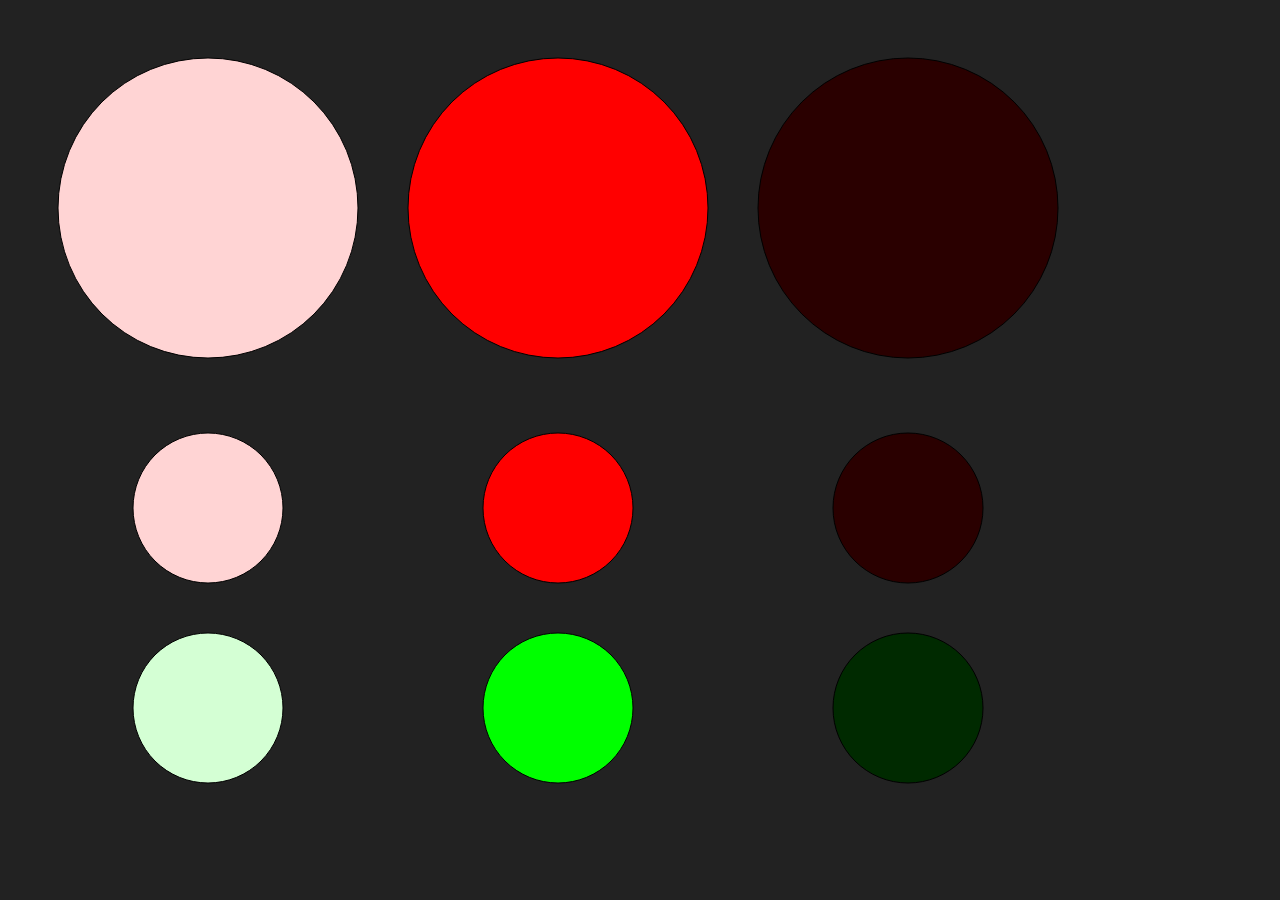
<file: src/buzme/static/g.raphael/test/brightness.html>
<!DOCTYPE html PUBLIC "-//W3C//DTD HTML 4.01//EN"
"http://www.w3.org/TR/html4/strict.dtd">
<html lang="en">
    <head>
        <title>Raphael Tooltips</title>
        <script src="../raphael-min.js" type="text/javascript"></script>
        <script src="../g.raphael.js" type="text/javascript"></script>
        <style type="text/css">
            body {
                background-color: #222;
            }
        </style>
        <script type="text/javascript">
            window.onload = function () {
                var r = Raphael("holder", 1200, 800);

                r.circle(200, 200, 150).attr({ fill: '#ff0000' }).lighter(6);
                r.circle(550, 200, 150).attr({ fill: '#ff0000' }).lighter(6).resetBrightness();
                r.circle(900, 200, 150).attr({ fill: '#ff0000' }).darker(6);

                var s = r.set();

                s.push(
                    r.circle(200, 500, 75).attr({fill: '#ff0000' }),
                    r.circle(200, 700, 75).attr({fill: '#00ff00' })
                ).lighter(6);

                var t = r.set();

                t.push(
                    r.circle(550, 500, 75).attr({fill: '#ff0000' }),
                    r.circle(550, 700, 75).attr({fill: '#00ff00' })
                ).lighter(6).resetBrightness();

                var u = r.set();

                u.push(
                    r.circle(900, 500, 75).attr({fill: '#ff0000'}),
                    r.circle(900, 700, 75).attr({fill: '#00ff00'})
                ).darker(6);
            };
        </script>
    </head>
    <body class="raphael">
        <div id="holder"></div>
    </body>
</html>
</file>
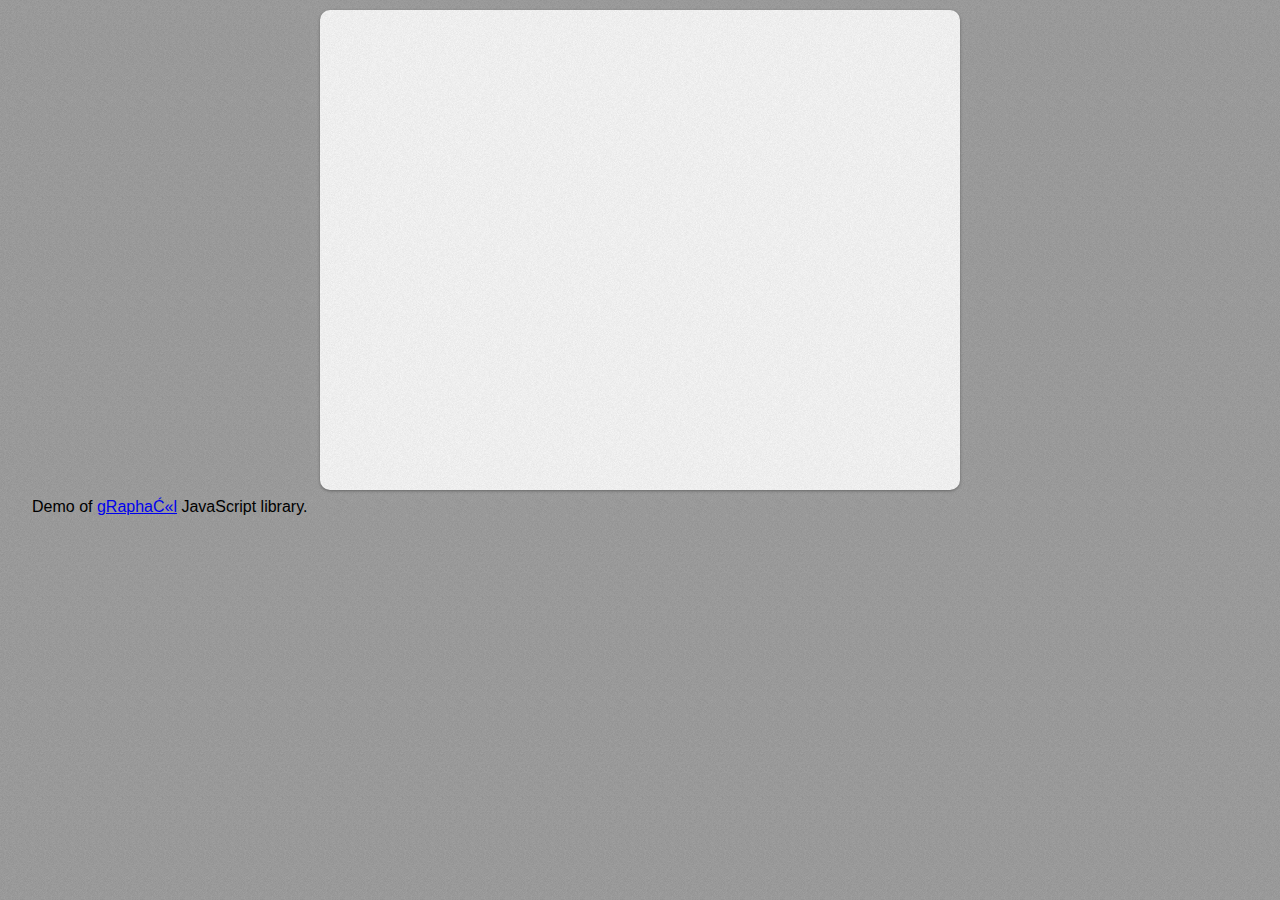
<file: src/buzme/static/g.raphael/test/dotchart.html>
<!DOCTYPE html PUBLIC "-//W3C//DTD HTML 4.01//EN"
"http://www.w3.org/TR/html4/strict.dtd">
<html lang="en">
    <head>
        <title>gRaphaël Dot Chart</title>
        <link rel="stylesheet" href="css/demo.css" type="text/css" media="screen" charset="utf-8">
        <link rel="stylesheet" href="css/demo-print.css" type="text/css" media="print" charset="utf-8">
       <script type="text/javascript" charset="utf-8">
            window.onload = function () {
                var r = Raphael("holder"),
                    xs = [0, 1, 2, 3, 4, 5, 6, 7, 8, 9, 10, 11, 12, 13, 14, 15, 16, 17, 18, 19, 20, 21, 22, 23, 0, 1, 2, 3, 4, 5, 6, 7, 8, 9, 10, 11, 12, 13, 14, 15, 16, 17, 18, 19, 20, 21, 22, 23, 0, 1, 2, 3, 4, 5, 6, 7, 8, 9, 10, 11, 12, 13, 14, 15, 16, 17, 18, 19, 20, 21, 22, 23, 0, 1, 2, 3, 4, 5, 6, 7, 8, 9, 10, 11, 12, 13, 14, 15, 16, 17, 18, 19, 20, 21, 22, 23, 0, 1, 2, 3, 4, 5, 6, 7, 8, 9, 10, 11, 12, 13, 14, 15, 16, 17, 18, 19, 20, 21, 22, 23, 0, 1, 2, 3, 4, 5, 6, 7, 8, 9, 10, 11, 12, 13, 14, 15, 16, 17, 18, 19, 20, 21, 22, 23, 0, 1, 2, 3, 4, 5, 6, 7, 8, 9, 10, 11, 12, 13, 14, 15, 16, 17, 18, 19, 20, 21, 22, 23],
                    ys = [7, 7, 7, 7, 7, 7, 7, 7, 7, 7, 7, 7, 7, 7, 7, 7, 7, 7, 7, 7, 7, 7, 7, 7, 6, 6, 6, 6, 6, 6, 6, 6, 6, 6, 6, 6, 6, 6, 6, 6, 6, 6, 6, 6, 6, 6, 6, 6, 5, 5, 5, 5, 5, 5, 5, 5, 5, 5, 5, 5, 5, 5, 5, 5, 5, 5, 5, 5, 5, 5, 5, 5, 4, 4, 4, 4, 4, 4, 4, 4, 4, 4, 4, 4, 4, 4, 4, 4, 4, 4, 4, 4, 4, 4, 4, 4, 3, 3, 3, 3, 3, 3, 3, 3, 3, 3, 3, 3, 3, 3, 3, 3, 3, 3, 3, 3, 3, 3, 3, 3, 2, 2, 2, 2, 2, 2, 2, 2, 2, 2, 2, 2, 2, 2, 2, 2, 2, 2, 2, 2, 2, 2, 2, 2, 1, 1, 1, 1, 1, 1, 1, 1, 1, 1, 1, 1, 1, 1, 1, 1, 1, 1, 1, 1, 1, 1, 1, 1],
                    data = [294, 300, 204, 255, 348, 383, 334, 217, 114, 33, 44, 26, 41, 39, 52, 17, 13, 2, 0, 2, 5, 6, 64, 153, 294, 313, 195, 280, 365, 392, 340, 184, 87, 35, 43, 55, 53, 79, 49, 19, 6, 1, 0, 1, 1, 10, 50, 181, 246, 246, 220, 249, 355, 373, 332, 233, 85, 54, 28, 33, 45, 72, 54, 28, 5, 5, 0, 1, 2, 3, 58, 167, 206, 245, 194, 207, 334, 290, 261, 160, 61, 28, 11, 26, 33, 46, 36, 5, 6, 0, 0, 0, 0, 0, 0, 9, 9, 10, 7, 10, 14, 3, 3, 7, 0, 3, 4, 4, 6, 28, 24, 3, 5, 0, 0, 0, 0, 0, 0, 4, 3, 4, 4, 3, 4, 13, 10, 7, 2, 3, 6, 1, 9, 33, 32, 6, 2, 1, 3, 0, 0, 4, 40, 128, 212, 263, 202, 248, 307, 306, 284, 222, 79, 39, 26, 33, 40, 61, 54, 17, 3, 0, 0, 0, 3, 7, 70, 199],
                    axisy = ["Mon", "Tue", "Wed", "Thu", "Fri", "Sat", "Sun"],
                    axisx = ["12am", "1", "2", "3", "4", "5", "6", "7", "8", "9", "10", "11", "12pm", "1", "2", "3", "4", "5", "6", "7", "8", "9", "10", "11"];

                r.dotchart(10, 10, 620, 260, xs, ys, data, {symbol: "o", max: 10, heat: true, axis: "0 0 1 1", axisxstep: 23, axisystep: 6, axisxlabels: axisx, axisxtype: " ", axisytype: " ", axisylabels: axisy}).hover(function () {
                    this.marker = this.marker || r.tag(this.x, this.y, this.value, 0, this.r + 2).insertBefore(this);
                    this.marker.show();
                }, function () {
                    this.marker && this.marker.hide();
                });
            };
        </script>
    </head>
    <body class="raphael" id="g.raphael.dmitry.baranovskiy.com">
        <div id="holder"></div>
        <p>
            Demo of <a href="http://g.raphaeljs.com/">gRaphaël</a> JavaScript library.
        </p>
    </body>
</html>
</file>
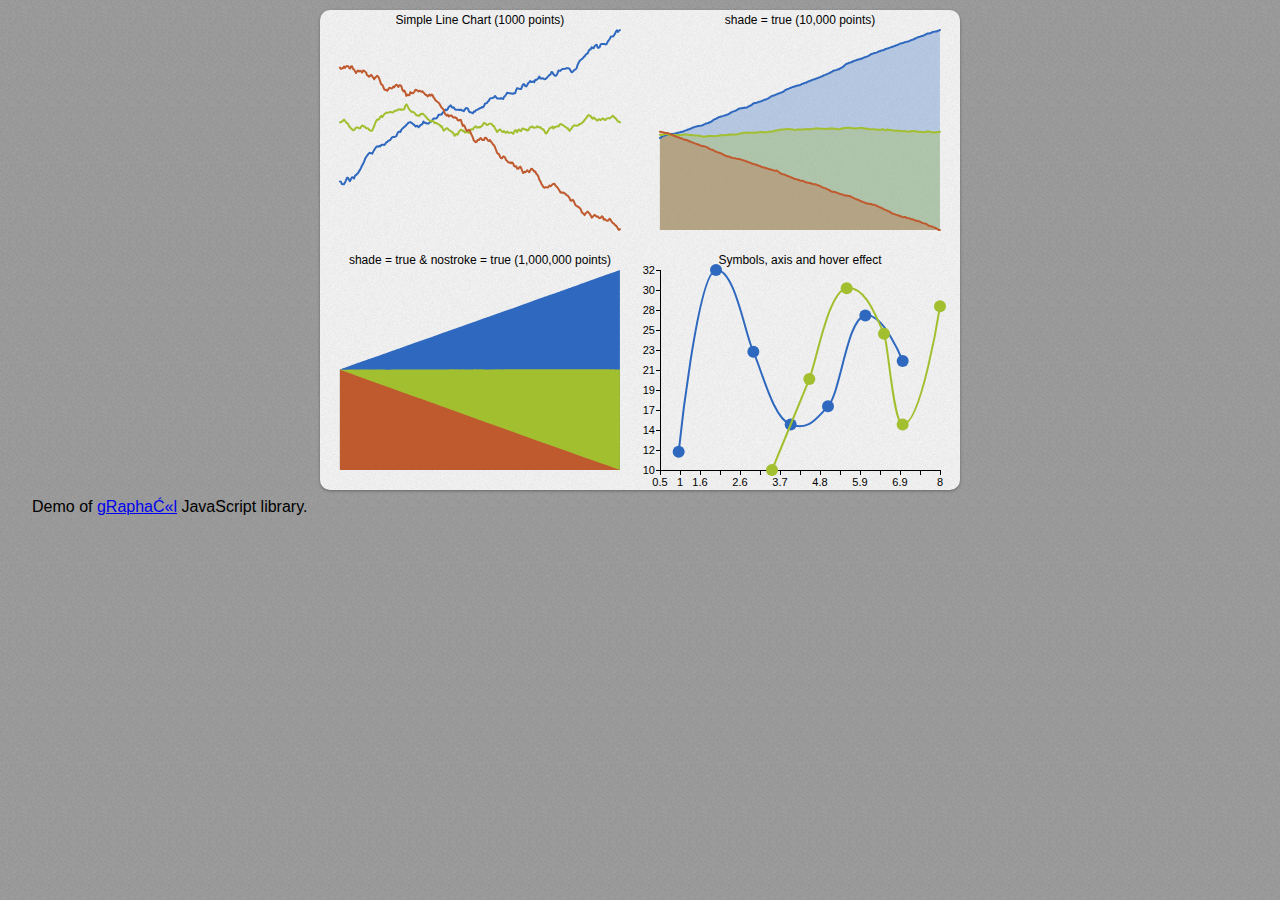
<file: src/buzme/static/g.raphael/test/linechart.html>
<!DOCTYPE html PUBLIC "-//W3C//DTD HTML 4.01//EN"
"http://www.w3.org/TR/html4/strict.dtd">
<html lang="en">
    <head>
        <title>gRaphaël Line Charts</title>
        <link rel="stylesheet" href="css/demo.css" type="text/css" media="screen" charset="utf-8">
        <link rel="stylesheet" href="css/demo-print.css" type="text/css" media="print" charset="utf-8">
        <script src="../raphael-min.js" type="text/javascript" charset="utf-8"></script>
        <script src="../g.raphael.js" type="text/javascript"></script>
        <script src="../g.line.js" type="text/javascript" charset="utf-8"></script>
        <script type="text/javascript" charset="utf-8">
            window.onload = function () {
                var r = Raphael("holder"),
                    txtattr = { font: "12px 'Fontin Sans', Fontin-Sans, sans-serif" };
                
                var x = [], y = [], y2 = [], y3 = [];

                for (var i = 0; i < 1e6; i++) {
                    x[i] = i * 10;
                    y[i] = (y[i - 1] || 0) + (Math.random() * 7) - 3;
                    y2[i] = (y2[i - 1] || 150) + (Math.random() * 7) - 3.5;
                    y3[i] = (y3[i - 1] || 300) + (Math.random() * 7) - 4;
                }

                r.text(160, 10, "Simple Line Chart (1000 points)").attr(txtattr);
                r.text(480, 10, "shade = true (10,000 points)").attr(txtattr);;
                r.text(160, 250, "shade = true & nostroke = true (1,000,000 points)").attr(txtattr);
                r.text(480, 250, "Symbols, axis and hover effect").attr(txtattr);

                r.linechart(10, 10, 300, 220, x, [y.slice(0, 1e3), y2.slice(0, 1e3), y3.slice(0, 1e3)]).hoverColumn(function () {
                    this.set = r.set(
                        r.circle(this.x, this.y[0]),
                        r.circle(this.x, this.y[1]),
                        r.circle(this.x, this.y[2])
                    );
                }, function () {
                    this.set.remove();
                });

                r.linechart(330, 10, 300, 220, x, [y.slice(0, 1e4), y2.slice(0, 1e4), y3.slice(0, 1e4)], { shade: true });
                r.linechart(10, 250, 300, 220, x, [y, y2, y3], { nostroke: true, shade: true });

                var lines = r.linechart(330, 250, 300, 220, [[1, 2, 3, 4, 5, 6, 7],[3.5, 4.5, 5.5, 6.5, 7, 8]], [[12, 32, 23, 15, 17, 27, 22], [10, 20, 30, 25, 15, 28]], { nostroke: false, axis: "0 0 1 1", symbol: "circle", smooth: true }).hoverColumn(function () {
                    this.tags = r.set();

                    for (var i = 0, ii = this.y.length; i < ii; i++) {
                        this.tags.push(r.tag(this.x, this.y[i], this.values[i], 160, 10).insertBefore(this).attr([{ fill: "#fff" }, { fill: this.symbols[i].attr("fill") }]));
                    }
                }, function () {
                    this.tags && this.tags.remove();
                });

                lines.symbols.attr({ r: 6 });
                // lines.lines[0].animate({"stroke-width": 6}, 1000);
                // lines.symbols[0].attr({stroke: "#fff"});
                // lines.symbols[0][1].animate({fill: "#f00"}, 1000);
            };
        </script>
    </head>
    <body class="raphael" id="g.raphael.dmitry.baranovskiy.com">
        <div id="holder"></div>
        <p>
            Demo of <a href="http://g.raphaeljs.com/">gRaphaël</a> JavaScript library.
        </p>
    </body>
</html>
</file>
<file: src/buzme/static/g.raphael/docs/dr.css>
html, body {
    height: 100%;
    margin: 0;
    padding: 0;
}
#dr-js {
    background: #999;
    margin: 0;
    padding: 0;
    overflow-y: hidden;
}
#src-dr-js {
    background: #000;
    margin: 1em;
    padding: 0;
}
.dr-doc {
    background: #eee;
    border-right: solid #eee 3px;
    float: right;
    font: 300 16px/1.4 "Myriad Pro", "Helvetica Neue", Helvetica, "Arial Unicode MS", Arial, sans-serif;
    height: 100%;
    margin: 0;
    overflow: auto;
    padding: 0 30px;
    width: 800px;
}
.dr-toc {
    background: #ddd;
    background: -moz-linear-gradient(left, #ddd 0%, #eee 100%); /* firefox */
    background: -webkit-gradient(linear, left top, right top, color-stop(0%, #ddd), color-stop(100%, #eee)); /* webkit */
    filter: progid:DXImageTransform.Microsoft.gradient(startColorstr='#ddd', endColorstr='#eee',GradientType=1); /* ie */
    border-right: solid #ddd 3px;
    float: right;
    font-family: Menlo, Consolas, Monaco, "Lucida Console", monospace;
    height: 100%;
    list-style: none;
    margin: 0;
    overflow: auto;
    padding: 0 16px;
    width: 240px;
}
#dr {
    margin: 0 auto;
    width: 1152px;
    height: 100%;
}
::-moz-selection {
    background: #c00;
    color: #fff;
}
::selection {
    background: #c00;
    color: #fff;
}
.dr-doc code,
.dr-type em,
.dr-returns em,
.dr-property em {
    font-family: Menlo, Consolas, Monaco, "Lucida Console", monospace;
}
.extra {
    display: none;
}
pre.code code {
    color: #fff;
}
pre.code {
    background: #333;
    color: #fff;
    overflow-x: auto;
    padding: 16px 30px;
    margin: 0 -30px;
}
code b {
    color: #e9df8f;
    font-weight: normal;
}
code i,
code i *,
code i .d {
    color: #8b9967;
    font-style: normal;
}
code .s {
    color: #e7be61;
}
code .d {
    color: #cf6a4c;
}
code .c,
code .c * {
    color: #999;
    font-style: italic;
}
em.amp {
    font-family: Baskerville, "Goudy Old Style", Palatino, "Book Antiqua", serif;
    font-style: italic;
}
dl.dr-parameters {
    margin: 8px 0;
}
dt.dr-param {
    color: #666;
    font-weight: 400;
    float: left;
    margin-right: 16px;
    min-width: 160px;
}
dd.dr-type {
    margin: 0;
}
dd.dr-description {
    display: table;
    min-height: 24px;
    border: solid 1px #eee;
}
.dr-type {
    float: left;
}
.dr-type em,
.dr-returns em,
.dr-property em {
    -moz-border-radius: 5px;
    -webkit-border-radius: 5px;
    background: #ccc;
    border-radius: 5px;
    float: left;
    font-size: .75em;
    font-style: normal;
    font-weight: 700;
    margin: 0 8px 0 0;
    min-width: 80px;
    padding: 2px 5px;
    text-align: center;
}
.dr-type em.amp,
.dr-returns em.amp,
.dr-property em.amp {
    float: none;
    background: none;
    font-size: 1em;
    font-weight: 400;
    font-style: italic;
    margin: 0;
    padding: 0;
    min-width: 0;
}
.dr-property em.dr-type {
    margin: 4px 16px 0 0;
}
em.dr-type-string {
    background: #e1edb1;
    color: #3d4c00;
}
em.dr-type-object {
    background: #edb1b1;
    color: #4c0000;
}
em.dr-type-function {
    background: #cfb1ed;
    color: #26004c;
}
em.dr-type-number {
    background: #b1c9ed;
    color: #001e4c;
}
em.dr-type-boolean {
    background: #b1edc9;
    color: #004c1e;
}
em.dr-type-array {
    background: #edd5b1;
    color: #4c2d00;
}
dd.dr-optional {
    display: none;
}
ol.dr-json {
    background: #ddd;
    list-style: none;
    margin: 0 -30px;
    padding: 16px 30px;
}
ol.dr-json .dr-json-key {
    float: left;
    min-width: 50px;
    margin-right: 16px;
}
ol.dr-json .dr-json-description {
    display: table;
}
ol.dr-json ol.dr-json  {
    margin: 0;
    padding: 0 0 0 50px;
}
h1 {
    font-weight: 400;
    font-size: 2.6em;
    margin: 0;
}
h2, h3, h4, h5 {
    margin: 1em 0 .5em 0;
    padding: 6px 0 0;
    font-weight: 600;
    position: relative;
}
h5 {
    font-size: 18px;
}
h4 {
    font-size: 20px;
}
h3 {
    font-size: 28px;
}
h2 {
    font-size: 38px;
}
h2.dr-method,
h3.dr-method,
h4.dr-method,
h5.dr-method {
    color: #900;
}
h2.dr-property,
h3.dr-property,
h4.dr-property,
h5.dr-property {
    color: #009;
}
i.dr-trixie {
    border: solid 10px #eee;
    border-left-color: #999;
    height: 0;
    margin-left: -30px;
    margin-top: -10px;
    overflow: hidden;
    position: absolute;
    top: 50%;
    width: 0;
}
p.header {
    font-size: 19px;
    font-weight: 600;
    margin: 1em 0 .3em;
}
.dr-returns {
    margin-top: 16px;
}
.dr-returns .dr-title {
    float: left;
    margin-right: 16px;
    width: 160px;
}
.dr-toc a {
    display: block;
    text-decoration: none;
    color: #333;
    padding-top: 8px;
    position: relative;
    z-index: 1000;
}
.dr-toc li.dr-lvl1 a {
    padding-left: 1em;
}
.dr-toc li.dr-lvl2 a {
    padding-left: 2em;
}
.dr-toc li.dr-lvl3 a {
    padding-left: 3em;
}
.dr-toc li.dr-lvl4 a {
    padding-left: 4em;
}
.dr-toc li.dr-lvl5 a {
    padding-left: 5em;
}
.dr-toc li.dr-lvl6 a {
    padding-left: 6em;
}
.dr-toc a.dr-property {
    color: #339;
}
.dr-toc a.dr-method {
    color: #933;
}
.dr-toc a:hover {
    text-shadow: 0 0 2px #333;
}
.dr-toc a.dr-property:hover {
    text-shadow: 0 0 2px #66c;
}
.dr-toc a.dr-method:hover {
    text-shadow: 0 0 2px #c66;
}
a.dr-hash,
a.dr-sourceline {
    -webkit-transition: opacity 0.2s linear;
    color: #333;
    font-family: Menlo, "Arial Unicode MS", sans-serif;
    margin: 0 0 0 .3em;
    opacity: 0;
    text-decoration: none;
}
a.dr-link {
    position: relative;
    color: #3875c0;
}
a.dr-link:hover {
    text-shadow: 0 1px 2px #999;
    bottom: 1px;
    padding-bottom: 1px;
}
a.dr-link:visited {
    color: #7051bc;
}
h2:hover a.dr-hash,
h3:hover a.dr-hash,
h4:hover a.dr-hash,
h5:hover a.dr-hash,
h2:hover a.dr-sourceline,
h3:hover a.dr-sourceline,
h4:hover a.dr-sourceline,
h5:hover a.dr-sourceline {
    opacity: 1;
}
p {
    margin: 0 0 .5em;
}

.dr-source-line {
    margin: 0;
}
.dr-source-line a {
    -webkit-border-radius: 5px;
    -webkit-border-radius: 5px;
    -moz-border-radius: 5px;
    -moz-border-radius: 5px;
    border-radius: 5px;
    border-radius: 5px;
    color: #000;
    background: #999;
    font-weight: 400;
    font-size: .75em;
    text-decoration: none;
    padding: 5px;
}
#src-dr-js code {
    background: #000;
    display: block;
    color: #fff;
    font-family: Menlo, Consolas, Monaco, "Lucida Console", monospace;
    white-space: pre;
    padding-left: 100px;
    position: relative;
    line-height: 1.2;
}
#src-dr-js code:hover {
    background: #333;
}
#src-dr-js code:hover .ln {
    color: #fff;
}
#src-dr-js code .ln {
    position: absolute;
    left: 0;
    color: #333;
    width: 70px;
    text-align: right;
}

/*Scrollbar*/
.dr-doc::-webkit-scrollbar,
.dr-toc::-webkit-scrollbar {
    width: 7px;
    height: 9px;
}
.dr-doc::-webkit-scrollbar-button:start:decrement, 
.dr-doc::-webkit-scrollbar-button:end:increment,
.dr-toc::-webkit-scrollbar-button:start:decrement, 
.dr-toc::-webkit-scrollbar-button:end:increment {
    display: block;
    height: 0;
    background-color: transparent;
}
.dr-doc::-webkit-scrollbar-track-piece,
.dr-toc::-webkit-scrollbar-track-piece {
    -webkit-border-radius: 0;
    -webkit-border-bottom-right-radius: 4px;
    -webkit-border-bottom-left-radius: 4px;
}
.dr-doc::-webkit-scrollbar-thumb:vertical,
.dr-toc::-webkit-scrollbar-thumb:vertical {
    height: 50px;
    background-color: rgba(0, 0, 0, 0.2);
    -webkit-border-radius: 4px;
}
.dr-doc::-webkit-scrollbar-thumb:horizontal,
.dr-toc::-webkit-scrollbar-thumb:horizontal {
    width: 50px;
    background-color: rgba(0, 0, 0, 0.2);
    -webkit-border-radius: 4px;
}
</file>
<file: src/buzme/static/g.raphael/docs/dr-print.css>
html, body {
    background: #fff;
    margin: 2cm 1cm;
    padding: 0;
}
.dr-doc {
    font: 300 16px/1.4 "Myriad Pro", "Helvetica Neue", Helvetica, "Arial Unicode MS", Arial, sans-serif;
}
.dr-toc {
    display: none;
}
::-moz-selection {
    background: #c00;
    color: #fff;
}
::selection {
    background: #c00;
    color: #fff;
}
.dr-doc code,
.dr-type em,
.dr-returns em,
.dr-property em {
    font-family: Menlo, Consolas, Monaco, "Lucida Console", monospace;
}
pre.code {
    -moz-border-radius: 10px;
    -webkit-border-radius: 10px;
    border: dotted 1px #666;
    padding: .5em;
}
pre.code code {
    color: #000;
}
code b {
    color: #63f;
    font-weight: normal;
}
code i,
code i *,
code i .d {
    color: #363;
    font-style: normal;
}
code .s {
    color: #e7be61;
}
code .d {
    color: #cf6a4c;
}
code .c,
code .c * {
    color: #999;
    font-style: italic;
}
em.amp {
    font-family: Baskerville, "Goudy Old Style", Palatino, "Book Antiqua", serif;
    font-style: italic;
}
dl.dr-parameters {
    margin: 8px 0;
}
dt.dr-param {
    color: #666;
    font-weight: 400;
    float: left;
    margin-right: 16px;
    min-width: 160px;
}
dd.dr-type {
    margin: 0;
}
dd.dr-description {
    display: table;
    min-height: 24px;
    border: solid 1px #fff;
}
.dr-type {
    float: left;
}
.extra {
    display: none;
}
.dr-type em,
.dr-returns em,
.dr-property em {
    -moz-border-radius: 5px;
    -webkit-border-radius: 5px;
    background: #ccc;
    border-radius: 5px;
    float: left;
    font-size: .75em;
    font-style: normal;
    font-weight: 700;
    margin: 0 8px 0 0;
    min-width: 80px;
    padding: 2px 5px;
    text-align: center;
}
.dr-type em.amp,
.dr-returns em.amp,
.dr-property em.amp {
    float: none;
    background: none;
    font-size: 1em;
    font-weight: 400;
    font-style: italic;
    margin: 0;
    padding: 0;
    min-width: 0;
}
.dr-property em.dr-type {
    margin: 4px 16px 0 0;
}
em.dr-type-string {
    background: #e1edb1;
    color: #3d4c00;
}
em.dr-type-object {
    background: #edb1b1;
    color: #4c0000;
}
em.dr-type-function {
    background: #cfb1ed;
    color: #26004c;
}
em.dr-type-number {
    background: #b1c9ed;
    color: #001e4c;
}
em.dr-type-boolean {
    background: #b1edc9;
    color: #004c1e;
}
em.dr-type-array {
    background: #edd5b1;
    color: #4c2d00;
}
dd.dr-optional {
    display: none;
}
ol.dr-json {
    list-style: none;
    margin: 0 -30px;
    padding: 16px 30px;
}
ol.dr-json .dr-json-key {
    float: left;
    min-width: 50px;
    margin-right: 16px;
}
ol.dr-json .dr-json-description {
    display: table;
}
ol.dr-json ol.dr-json  {
    margin: 0;
    padding: 0 0 0 50px;
}
h1 {
    font-weight: 400;
    font-size: 2.6em;
    margin: 0;
}
h2, h3, h4, h5 {
    margin: 1em 0 .5em 0;
    padding: 6px 0 0;
    font-weight: 600;
    position: relative;
    clear: left;
}
h5 {
    font-size: 18px;
}
h4 {
    font-size: 20px;
}
h3 {
    font-size: 28px;
}
h2 {
    font-size: 38px;
}
h2.dr-method,
h3.dr-method,
h4.dr-method,
h5.dr-method {
    color: #900;
}
h2.dr-property,
h3.dr-property,
h4.dr-property,
h5.dr-property {
    color: #009;
}
i.dr-trixie {
    display: none;
}
p.header {
    font-size: 19px;
    font-weight: 600;
    margin: 1em 0 .3em;
}
.dr-returns {
    margin-top: 16px;
}
.dr-returns .dr-title {
    float: left;
    margin-right: 16px;
    width: 160px;
}
a.dr-hash,
a.dr-link,
a.dr-sourceline {
    display: none;
}
p {
    margin: 0 0 .5em;
}
</file>
<file: src/buzme/static/g.raphael/test/css/demo.css>
body {
    background: #999 url(../images/bgbg.png);
    font: 100.01% "Fontin Sans", Fontin-Sans, "Myriad Pro", "Lucida Grande", "Lucida Sans Unicode", Lucida, Verdana, Helvetica, sans-serif;
    color: #000;
    margin: 10px 0 0 0;
    padding: 0;
    text-align: center;
}
#holder {
    -moz-border-radius: 10px;
    -webkit-border-radius: 10px;
    -webkit-box-shadow: 0 1px 3px #666;
    background: #ddd url(../images/bg.png);
    margin: 0 auto;
    width: 640px;
    height: 480px;
}
p {
    text-align: left;
    margin: .5em 2em;
}
</file>
<file: src/buzme/static/g.raphael/test/css/demo-print.css>
body {
    background: #fff;
    font: 100.01% "Fontin Sans", Fontin-Sans, "Myriad Pro", "Lucida Grande", "Lucida Sans Unicode", Lucida, Verdana, Helvetica, sans-serif;
    color: #000;
    margin: 10px 0 0 0;
    padding: 0;
    text-align: center;
}
#holder {
    margin: 0 auto;
    width: 640px;
    height: 480px;
}
p {
    text-align: left;
    margin: .5em 2em;
}
</file>
